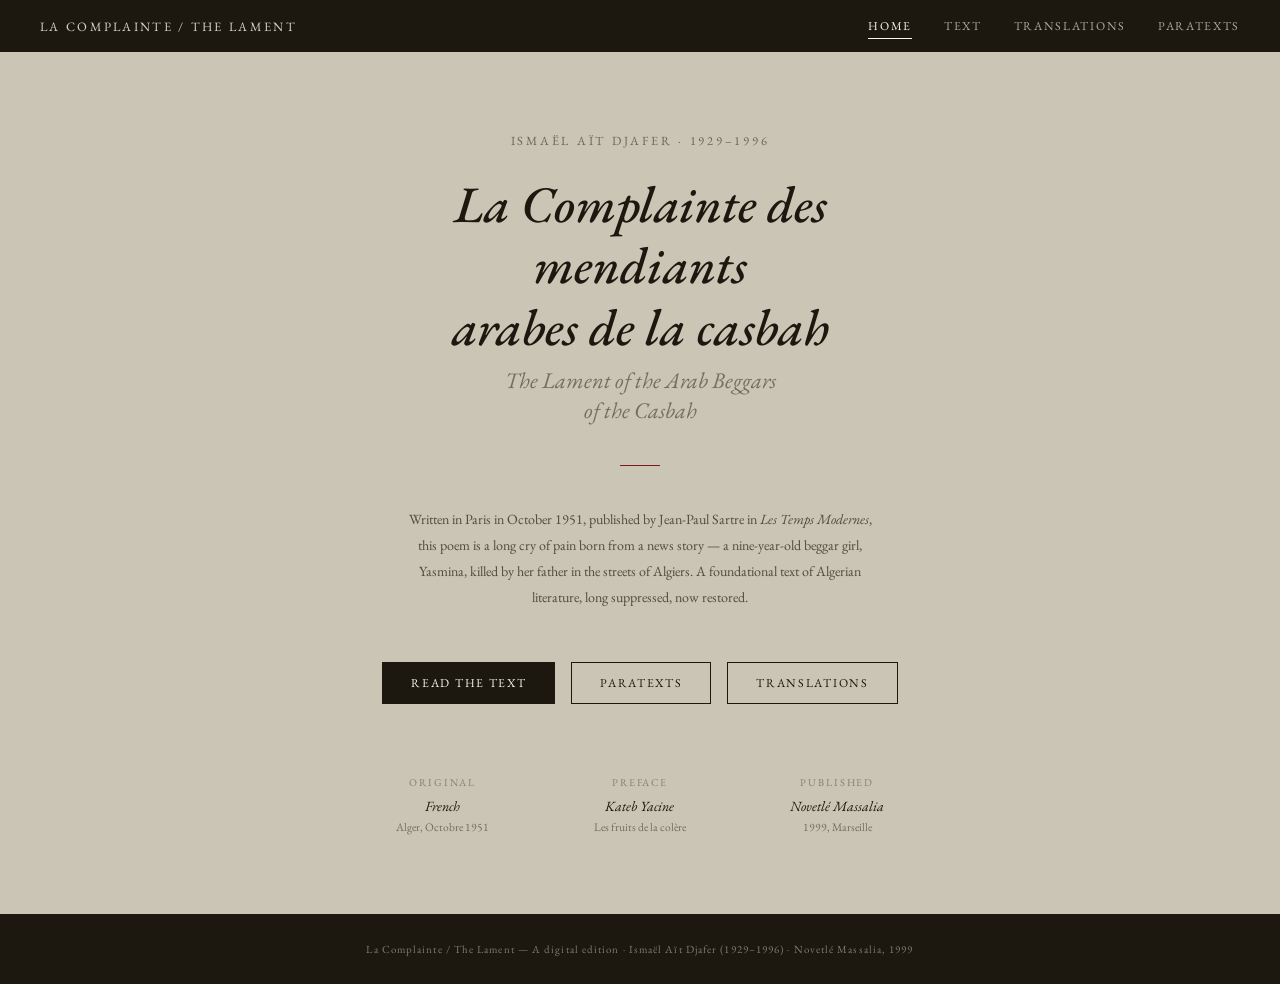
<file: index.html>
<!DOCTYPE html>
<html lang="fr-en">
<head>
<meta charset="UTF-8">
<meta name="viewport" content="width=device-width, initial-scale=1.0">
<title>La Complainte / The Lament — Ismaël Aït Djafer</title>
<link href="https://fonts.googleapis.com/css2?family=EB+Garamond:ital,wght@0,400;0,500;0,600;1,400;1,500&display=swap" rel="stylesheet">
<style>
*,*::before,*::after{box-sizing:border-box;margin:0;padding:0}
html{font-size:16px;scroll-behavior:smooth}
body{background:#CBC5B5;font-family:'EB Garamond',Georgia,serif;color:#1C1810;min-height:100vh;}

/* NAV */
nav{position:sticky;top:0;z-index:100;background:#1C1810;display:flex;align-items:center;justify-content:space-between;padding:0 40px;height:52px;}
.nav-title{font-size:0.80rem;letter-spacing:0.18em;color:#F8F5EC;text-decoration:none;text-transform:uppercase;opacity:0.85;white-space:nowrap;cursor:pointer;}
.nav-links{display:flex;gap:32px;}
.nav-links button{font-size:0.75rem;letter-spacing:0.14em;color:#F8F5EC;background:none;border:none;text-transform:uppercase;opacity:0.65;cursor:pointer;transition:opacity 0.2s;padding:4px 0;font-family:inherit;}
.nav-links button:hover,.nav-links button.active{opacity:1;}
.nav-links button.active{border-bottom:1px solid #F8F5EC;}

/* SECTIONS */
.section{display:none;}
.section.visible{display:block;}

/* PAGE WRAPPERS */
.page{max-width:780px;margin:0 auto;padding:48px 20px 80px;}
.page-wide{max-width:1200px;margin:0 auto;padding:48px 20px 80px;}

/* HERO */
.hero{max-width:600px;margin:80px auto 0;text-align:center;padding:0 20px;}
.hero-author{font-size:0.78rem;letter-spacing:0.22em;text-transform:uppercase;color:rgba(28,24,16,0.55);margin-bottom:24px;}
.hero-title{font-size:clamp(2rem,5vw,3.2rem);font-style:italic;font-weight:500;line-height:1.2;color:#1C1810;margin-bottom:8px;}
.hero-subtitle{font-size:clamp(1rem,2.5vw,1.4rem);font-style:italic;color:rgba(28,24,16,0.5);margin-bottom:40px;}
.hero-rule{width:40px;height:1px;background:#7A1A1A;margin:0 auto 40px;}
.hero-desc{font-size:0.88rem;line-height:1.85;color:rgba(28,24,16,0.7);max-width:480px;margin:0 auto 52px;}
.hero-nav{display:flex;gap:16px;justify-content:center;flex-wrap:wrap;}
.btn{display:inline-block;padding:12px 28px;font-size:0.75rem;letter-spacing:0.14em;text-transform:uppercase;text-decoration:none;border:1px solid #1C1810;color:#1C1810;background:none;cursor:pointer;transition:background 0.2s,color 0.2s;font-family:inherit;}
.btn:hover{background:#1C1810;color:#F8F5EC;}
.btn-primary{background:#1C1810;color:#F8F5EC;}
.btn-primary:hover{background:#7A1A1A;border-color:#7A1A1A;}

/* SECTION HEADER */
.section-header{border-bottom:1px solid rgba(28,24,16,0.18);padding-bottom:20px;margin-bottom:48px;}
.section-label{font-size:0.68rem;letter-spacing:0.22em;text-transform:uppercase;color:rgba(28,24,16,0.45);display:block;margin-bottom:8px;}
.section-title{font-size:1.6rem;font-style:italic;font-weight:400;}

/* CARDS */
.card-grid{display:grid;grid-template-columns:1fr 1fr;gap:24px;}
.card{background:#F8F5EC;padding:36px 32px;box-shadow:0 4px 18px rgba(0,0,0,0.14);}
.card-lang{font-size:0.65rem;letter-spacing:0.20em;text-transform:uppercase;color:rgba(28,24,16,0.4);margin-bottom:12px;display:block;}
.card-title{font-size:1.05rem;font-style:italic;font-weight:500;margin-bottom:6px;}
.card-author{font-size:0.75rem;color:rgba(28,24,16,0.55);margin-bottom:20px;}
.card-excerpt{font-size:0.80rem;line-height:1.78;color:rgba(28,24,16,0.75);font-style:italic;border-left:2px solid #7A1A1A;padding-left:14px;margin-bottom:24px;}
.card-link{font-size:0.72rem;letter-spacing:0.14em;text-transform:uppercase;text-decoration:none;color:#7A1A1A;border-bottom:1px solid currentColor;padding-bottom:1px;cursor:pointer;background:none;border-left:none;border-top:none;border-right:none;font-family:inherit;}

/* TRANSLATIONS */
.translation-item{background:#F8F5EC;padding:32px;box-shadow:0 4px 18px rgba(0,0,0,0.14);margin-bottom:20px;display:flex;justify-content:space-between;align-items:center;}
.translation-info .t-lang{font-size:1rem;font-style:italic;margin-bottom:4px;}
.translation-info .t-meta{font-size:0.75rem;color:rgba(28,24,16,0.5);}
.badge{font-size:0.65rem;letter-spacing:0.14em;text-transform:uppercase;padding:5px 12px;border:1px solid currentColor;}
.badge-done{color:#3A6B3A;}
.badge-soon{color:rgba(28,24,16,0.35);}

/* BILINGUAL TEXT */
.bilingual{display:grid;grid-template-columns:1fr 1fr;gap:0;margin-bottom:28px;}
.bilingual-col{background:#F8F5EC;padding:56px 48px;box-shadow:0 4px 18px rgba(0,0,0,0.14);}
.bilingual-col:first-child{border-right:1px solid rgba(28,24,16,0.08);}
.col-lang-label{font-size:0.65rem;letter-spacing:0.22em;text-transform:uppercase;color:rgba(28,24,16,0.4);display:block;margin-bottom:32px;border-bottom:1px solid rgba(28,24,16,0.1);padding-bottom:12px;}

/* POEM */
.poem{font-size:0.83rem;line-height:1.95;color:#1C1810}
.poem .st{margin-bottom:1.5em}
.poem .l{display:block}
.poem .i1{padding-left:2em}
.poem .i2{padding-left:4em}
.poem .i3{padding-left:6em}
.poem .i4{padding-left:8em}
.poem .ir{text-align:right}
.poem .ref{font-style:italic;opacity:0.82}
.poem .pn{font-size:0.68rem;letter-spacing:0.12em;color:rgba(28,24,16,0.35);text-align:center;display:block;margin:2em 0 2.5em;}

/* PARATEXT PROSE */
.prose-page{background:#F8F5EC;padding:56px 64px;box-shadow:0 4px 18px rgba(0,0,0,0.14);margin-bottom:28px;}
.prose-head{font-size:0.85rem;font-style:italic;text-align:center;font-weight:500;margin-bottom:24px;}
.prose{font-size:0.85rem;line-height:1.85;text-align:justify;hyphens:auto;}
.prose p{margin-bottom:0.9em;text-indent:1.6em;}
.prose .sig{text-align:right;font-style:normal;margin-top:16px;text-indent:0;font-size:0.82rem;}
.lang-pair{display:flex;gap:40px;}
.lang-pair>div{flex:1;}
.lang-label{font-size:0.65rem;letter-spacing:0.20em;text-transform:uppercase;color:rgba(28,24,16,0.4);display:block;margin-bottom:16px;border-bottom:1px solid rgba(28,24,16,0.1);padding-bottom:8px;}
.pt-label{font-size:0.68rem;letter-spacing:0.18em;text-transform:uppercase;color:rgba(28,24,16,0.4);margin-bottom:20px;}

/* FOOTER */
footer{background:#1C1810;color:rgba(248,245,236,0.45);text-align:center;padding:28px 20px;font-size:0.68rem;letter-spacing:0.10em;}

/* RESPONSIVE */
@media(max-width:900px){
  .bilingual{grid-template-columns:1fr;}
  .bilingual-col:first-child{border-right:none;border-bottom:1px solid rgba(28,24,16,0.08);}
  .card-grid{grid-template-columns:1fr;}
  .lang-pair{flex-direction:column;gap:32px;}
}
@media(max-width:600px){
  nav{padding:0 16px;}
  .nav-title{font-size:0.68rem;letter-spacing:0.10em;}
  .nav-links{gap:12px;}
  .nav-links button{font-size:0.68rem;}
  .bilingual-col{padding:40px 24px;}
  .prose-page{padding:40px 24px;}
  .hero{margin-top:48px;}
}
</style>
</head>
<body>

<nav>
  <span class="nav-title" onclick="show('home')">La Complainte / The Lament</span>
  <div class="nav-links">
    <button id="btn-home" onclick="show('home')">Home</button>
    <button id="btn-text" onclick="show('text')">Text</button>
    <button id="btn-translations" onclick="show('translations')">Translations</button>
    <button id="btn-paratexts" onclick="show('paratexts')">Paratexts</button>
  </div>
</nav>

<!-- ═══════════════════════════════════════════════════════════
     HOME
════════════════════════════════════════════════════════════ -->
<div id="section-home" class="section visible">
  <div class="hero">
    <p class="hero-author">Ismaël Aït Djafer · 1929–1996</p>
    <h1 class="hero-title">La Complainte des mendiants<br>arabes de la casbah</h1>
    <p class="hero-subtitle">The Lament of the Arab Beggars<br>of the Casbah</p>
    <div class="hero-rule"></div>
    <p class="hero-desc">
      Written in Paris in October 1951, published by Jean-Paul Sartre in <em>Les Temps Modernes</em>, this poem is a long cry of pain born from a news story — a nine-year-old beggar girl, Yasmina, killed by her father in the streets of Algiers. A foundational text of Algerian literature, long suppressed, now restored.
    </p>
    <div class="hero-nav">
      <button class="btn btn-primary" onclick="show('text')">Read the Text</button>
      <button class="btn" onclick="show('paratexts')">Paratexts</button>
      <button class="btn" onclick="show('translations')">Translations</button>
    </div>
  </div>

  <div style="max-width:600px;margin:72px auto 0;padding:0 20px 80px;display:grid;grid-template-columns:1fr 1fr 1fr;gap:32px;text-align:center;">
    <div>
      <p style="font-size:0.65rem;letter-spacing:0.18em;text-transform:uppercase;color:rgba(28,24,16,0.4);margin-bottom:8px">Original</p>
      <p style="font-size:0.88rem;font-style:italic">French</p>
      <p style="font-size:0.72rem;color:rgba(28,24,16,0.5);margin-top:4px">Alger, Octobre 1951</p>
    </div>
    <div>
      <p style="font-size:0.65rem;letter-spacing:0.18em;text-transform:uppercase;color:rgba(28,24,16,0.4);margin-bottom:8px">Preface</p>
      <p style="font-size:0.88rem;font-style:italic">Kateb Yacine</p>
      <p style="font-size:0.72rem;color:rgba(28,24,16,0.5);margin-top:4px">Les fruits de la colère</p>
    </div>
    <div>
      <p style="font-size:0.65rem;letter-spacing:0.18em;text-transform:uppercase;color:rgba(28,24,16,0.4);margin-bottom:8px">Published</p>
      <p style="font-size:0.88rem;font-style:italic">Novetlé Massalia</p>
      <p style="font-size:0.72rem;color:rgba(28,24,16,0.5);margin-top:4px">1999, Marseille</p>
    </div>
  </div>
  <footer>La Complainte / The Lament — A digital edition · Ismaël Aït Djafer (1929–1996) · Novetlé Massalia, 1999</footer>
</div>

<!-- ═══════════════════════════════════════════════════════════
     TEXT — French only
════════════════════════════════════════════════════════════ -->
<div id="section-text" class="section">
<div class="page" style="max-width:680px">
  <div class="section-header">
    <span class="section-label">Texte · Original</span>
    <h1 class="section-title">Complainte des mendiants arabes de la casbah et de la petite Yasmina tuée par son père</h1>
  </div>

  <div style="text-align:center;margin-bottom:52px;font-style:italic;font-size:0.88rem;color:rgba(28,24,16,0.6)">
    <em>Dédiée à ceux qui n'ont jamais eu faim</em>
  </div>

  <div style="background:#F8F5EC;padding:56px 64px;box-shadow:0 4px 18px rgba(0,0,0,0.14)">

    <!-- p.13 -->
    <div class="poem">
      <div class="st"><span class="l">Poème</span><span class="l i1">Préface</span><span class="l i2">Éclair</span></div>
      <div class="st"><span class="l ir">L'édition</span><span class="l ir">de ce</span></div>
      <div class="st"><span class="l">Poème</span><span class="l i1">Est le résultat d'une</span><span class="l i2">Mendicité</span><span class="l i2">Publique.</span></div>
      <div class="st"><span class="l ir">C'est le suc des</span></div>
      <div class="st"><span class="l">Herbes</span><span class="l i1">de la</span><span class="l i2">Misère</span><span class="l i3">Macérées dans une boîte de fer blanc ramassée dans la</span><span class="l ir">dans la</span></div>
      <div class="st"><span class="l">Rue…</span></div>
      <span class="pn">— 13 —</span>

      <!-- pp.14–15 -->
      <div class="st" style="display:flex;justify-content:space-between;align-items:flex-end;margin-top:60px"><span>BUVEZ-LE…</span><span>…CE SUC.</span></div>
      <span class="pn">— 14 —</span>
      <div class="st"><span class="l">Foule</span></div>
      <div class="st"><span class="l">Particuliers</span></div>
      <div class="st"><span class="l">Auditoire</span></div>
      <div class="st"><span class="l">Spectateurs</span></div>
      <div class="st"><span class="l">Badauds</span></div>
      <div class="st"><span class="l">Lecteurs</span></div>
      <div class="st"><span class="l">Je lève</span><span class="l">Mon verre plein de sang</span><span class="l">à</span><span class="l">La santé</span><span class="l">de ceux qui sont en bonne santé</span></div>
      <div class="st"><span class="l">Je le lève</span><span class="l">Et je le casse</span><span class="l">Rageusement sur le comptoir</span><span class="l">De ma colère</span><span class="l">Et</span><span class="l">J'en triture les tessons</span><span class="l">Rageusement…</span><span class="l">Entre mes doigts pleins de</span><span class="l">Sang…</span></div>
      <span class="pn">— 15 —</span>

      <!-- pp.16–17 -->
      <div class="st"><span class="l">La complainte.</span><span class="l">Voilà</span><span class="l">Il faut que je sois calme</span><span class="l">Et il faut aussi</span><span class="l">Que j'aie toute ma tête à moi</span><span class="l">Tout seul</span><span class="l">Et pour toute la</span><span class="l">Nuit…</span><span class="l i3">Viens, Charlemagne</span><span class="l i3">Je vais te dire un poème</span></div>
      <div class="st"><span class="l">Comme j'en disais hier encore</span><span class="l">Au Quartier…</span></div>
      <div class="st"><span class="l i4">Je disais…</span><span class="l i2">Mais il faut que je réfléchisse</span><span class="l">Que je sois froid</span><span class="l">Comme un cadavre</span><span class="l">Celui de la petite Yasmina.</span></div>
      <div class="st"><span class="l i4">Je disais.</span></div>
      <div class="st"><span class="l">J'ai faim et je m'en fiche</span><span class="l">J'ai sommeil et je m'en fiche</span><span class="l">J'ai froid et je m'en fiche</span><span class="l">Il y a des joies terribles</span><span class="l">À gratter du papier</span><span class="l">À deux heures du métro.</span><span class="l i2">Bar du matin</span></div>
      <span class="pn">— 16 —</span>
      <div class="st"><span class="l">Rue Dufour Paris</span><span class="l i2">6ème</span><span class="l i2">À 800 kilomètres, il y avait la mer à boire</span><span class="l i2">À boire et à manger le soir et le matin</span><span class="l i2">Un coq à l'âne rôti</span><span class="l i2">Avec mon copain Neptune</span><span class="l i2">Avec mon copain Gitan</span><span class="l i2">Avec mon copain Slim l'Américain</span><span class="l i2">Qui avait trois doigts coupés</span><span class="l i2">Avec mon copain Benny et ses yeux de Bozambo</span><span class="l i2">Avec ma copine Nelly qui mangeait tout le temps du</span><span class="l i2">sucre galvanisé pour les vitamines</span><span class="l i2">K.</span></div>
      <div class="st"><span class="l i3">Mais tu sais,</span><span class="l i3">Charlemagne,</span><span class="l i3">Il y a des gens qui disent j'ai faim</span><span class="l">Et puis c'est tout.</span><span class="l i3">Il y a des gens qui disent j'ai froid</span><span class="l">Et puis c'est tout.</span><span class="l i3">Il y a des gens qui disent j'ai sommeil</span><span class="l">Et puis s'étendent sur le marbre</span><span class="l i2">Des dalles</span><span class="l i3">Des trottoirs</span><span class="l i3">Des rues</span><span class="l i4">Désertes…</span></div>
      <div class="st"><span class="l">Mais le ventre plein, les enfants de Charlemagne</span></div>
      <span class="pn">— 17 —</span>

      <!-- pp.18–19 -->
      <div class="st"><span class="l">Chantent une chanson.</span><span class="l">Une chanson qu'on apprend à l'école.</span><span class="l i3 ref">Au clair de la lune</span><span class="l i3 ref">Mon ami Pierrot.</span><span class="l i3 ref">Prête-moi ta plume</span><span class="l i3 ref">Pour écrire un mot.</span></div>
      <div class="st"><span class="l i1">Les mains des pauvres</span><span class="l i1">À la Casbah</span><span class="l i1">Sont longues et maigres et tendues comme des racines</span><span class="l i1">De pommes de terre.</span><span class="l i1">La voix des pauvres</span><span class="l i1">Est grêle</span><span class="l i1">Et ils ont des yeux ronds</span><span class="l i1">Et ils ont une sale gueule.</span><span class="l i1">La gueule de Pépé le Moko quand il se la casse rue du</span><span class="l i1">Regard un jour de</span><span class="l i1">Pluie</span><span class="l i1">Au Musée Grévin.</span></div>
      <div class="st"><span class="l i1">Une minute de silence…</span></div>
      <div class="st"><span class="l">Deux heures de minutes de silence</span><span class="l">À la mémoire des morts de faim</span><span class="l">À la mémoire des morts de froid</span><span class="l">À la mémoire des morts de sommeil</span><span class="l">À la mémoire des morts fauchés</span></div>
      <span class="pn">— 18 —</span>
      <div class="st"><span class="l">Et une minute papillon je t'en prie après vous, je vous</span><span class="l ir">en prie</span></div>
      <div class="st"><span class="l">À la mémoire aussi</span><span class="l">Des morts vivants, ni trop morts ni trop vivants</span><span class="l">Qui sont encore</span><span class="l">Vivants</span><span class="l">Faute de mieux.</span></div>
      <div class="st"><span class="l">Un Jour</span><span class="l">Dans les rues de ma Casbah</span><span class="l">Je me suis mis à compter les pauvres</span><span class="l">Les gueux dénombraient leur vermine</span><span class="l">Puces, poux, punaises emballage compris</span><span class="l">Il n'y a qu'un soleil pour tous</span><span class="l">Pour les Américains et pour les Cannibales.</span><span class="l">Mais les pauvres ne savaient pas</span><span class="l">Compter</span><span class="l">Et moi</span><span class="l">J'avais la flemme de le faire</span></div>
      <div class="st"><span class="l">Car</span><span class="l">Au fond, Charlemagne, je m'en fiche</span><span class="l">Moi</span></div>
      <div class="st"><span class="l">De tous les crétins, les miteux, les pouilleux, les</span></div>
      <div class="st"><span class="l">Dégueulasses, les infirmes, les crevettes, les malheureux</span></div>
      <span class="pn">— 19 —</span>

      <!-- pp.20–21 -->
      <div class="st"><span class="l i1">Les ivrognes, les camemberts, les truands, les tordus,</span></div>
      <div class="st"><span class="l i1">Les sourds-muets</span></div>
      <div class="st"><span class="l i1">Et tous les autres, les gros et les maigres</span></div>
      <div class="st"><span class="l i1">Du moment</span></div>
      <div class="st"><span class="l i1">Que je ne peux plus acheter à la Petite Source</span></div>
      <div class="st"><span class="l i1">En chipant la salière et le pot de moutarde</span></div>
      <div class="st"><span class="l i1">Mon cornet de frites</span></div>
      <div class="st"><span class="l i1">Pour le manger</span></div>
      <div class="st"><span class="l i1">Rue de l'Ancienne Comédie et puis Rue de Buci…</span></div>
      <div class="st"><span class="l i1">L'absurde complainte de mes frères</span></div>
      <div class="st"><span class="l i1">L'absurde appel aux cœurs généreux</span></div>
      <div class="st"><span class="l i1">Seigneur, regardez-les</span></div>
      <div class="st"><span class="l i1">Donnez-leur leur caviar quotidien.</span></div>
      <div class="st"><span class="l i1">N'oubliez pas aussi</span></div>
      <span class="pn">— 20 —</span>
      <div class="st"><span class="l">Leurs enfants</span></div>
      <div class="st"><span class="l">Ils ont besoin d'aller au cinéma.</span></div>
      <div class="st"><span class="l">Mais le ventre plein les enfants de Charlemagne</span><span class="l i2">Chantent une chanson</span><span class="l i2">Une chanson qu'on apprend à l'école :</span><span class="l i3 ref">Il était un</span><span class="l i3 ref">Petit navire (bis)</span><span class="l i3 ref">Qui naviguait je ne sais plus comment</span><span class="l i3 ref">Ohé…</span><span class="l i3 ref">Ohé…</span></div>
      <div class="st"><span class="l">Mais ils l'ont dit.</span><span class="l">Il faut des hommes forts pour une nation forte…</span><span class="l">Il ne faut pas courir après deux souris blanches…</span><span class="l">Il faut être un roseau pensant…</span><span class="l">Essuyez vos pieds avant d'entrer…</span><span class="l">Le chose est au fond du couloir</span><span class="l">À moi comte, de deux mots il faut choisir le moindre</span><span class="l">La naissance précède l'existence.</span></div>
      <div class="st"><span class="l">Ave Maria… morituri te saluant…</span><span class="l">Vogue la galère</span></div>
      <div class="st"><span class="l">Évidemment… Évidemment.</span><span class="l i3">ÉVIDEMMENT…</span></div>
      <span class="pn">— 21 —</span>

      <!-- Colophon -->
      <div class="st" style="margin-top:3em;text-align:center;font-style:italic">Alger, Octobre 1951.</div>
    </div>

  </div><!-- /white box -->
  <p style="text-align:center;font-size:0.72rem;color:rgba(28,24,16,0.4);letter-spacing:0.12em;margin-top:40px;">— Texte original · Pages 13–52 —</p>
</div>
<footer>La Complainte / The Lament — A digital edition · Ismaël Aït Djafer (1929–1996) · Novetlé Massalia, 1999</footer>
</div>

<!-- ═══════════════════════════════════════════════════════════
     TRANSLATIONS
════════════════════════════════════════════════════════════ -->
<div id="section-translations" class="section">
<div class="page-wide">
  <div class="section-header">
    <span class="section-label">Translations</span>
    <h1 class="section-title">Versions of the Lament</h1>
  </div>

  <!-- French / English — bilingual available -->
  <div class="translation-item" style="margin-bottom:40px">
    <div class="translation-info">
      <p class="t-lang">Français / English</p>
      <p class="t-meta">Full bilingual edition · Available</p>
    </div>
    <div style="display:flex;gap:12px;align-items:center">
      <span class="badge badge-done">Available</span>
      <button class="btn btn-primary" onclick="showBilingual()" style="padding:8px 20px;font-size:0.70rem">Read →</button>
    </div>
  </div>

  <!-- Bilingual text inline -->
  <div id="bilingual-text" style="display:none;margin-bottom:48px">
    <div style="text-align:center;margin-bottom:40px;font-style:italic;font-size:0.88rem;color:rgba(28,24,16,0.6)">
      <em>Dédiée à ceux qui n'ont jamais eu faim</em><br>
      <em style="font-size:0.82rem;opacity:0.8">Dedicated to those who have never known hunger</em>
    </div>

    <!-- pp.13 -->
    <div class="bilingual">
      <div class="bilingual-col"><span class="col-lang-label">Français</span><div class="poem">
        <div class="st"><span class="l">Poème</span><span class="l i1">Préface</span><span class="l i2">Éclair</span></div>
        <div class="st"><span class="l ir">L'édition</span><span class="l ir">de ce</span></div>
        <div class="st"><span class="l">Poème</span><span class="l i1">Est le résultat d'une</span><span class="l i2">Mendicité</span><span class="l i2">Publique.</span></div>
        <div class="st"><span class="l ir">C'est le suc des</span></div>
        <div class="st"><span class="l">Herbes</span><span class="l i1">de la</span><span class="l i2">Misère</span><span class="l i3">Macérées dans une boîte de fer blanc ramassée dans la</span><span class="l ir">dans la</span></div>
        <div class="st"><span class="l">Rue…</span></div>
        <span class="pn">— 13 —</span>
      </div></div>
      <div class="bilingual-col"><span class="col-lang-label">English</span><div class="poem">
        <div class="st"><span class="l">Poem</span><span class="l i1">Preface</span><span class="l i2">Flash</span></div>
        <div class="st"><span class="l ir">The publication</span><span class="l ir">of this</span></div>
        <div class="st"><span class="l">Poem</span><span class="l i1">Is the result of a</span><span class="l i2">Public</span><span class="l i2">Begging.</span></div>
        <div class="st"><span class="l ir">It is the juice of</span></div>
        <div class="st"><span class="l">Herbs</span><span class="l i1">of</span><span class="l i2">Misery</span><span class="l i3">Steeped in a tin box picked up in the</span><span class="l ir">Street…</span></div>
        <span class="pn">— 13 —</span>
      </div></div>
    </div>

    <!-- pp.14–15 -->
    <div class="bilingual">
      <div class="bilingual-col"><span class="col-lang-label">Français</span><div class="poem">
        <div class="st" style="display:flex;justify-content:space-between;align-items:flex-end;margin-top:60px"><span>BUVEZ-LE…</span><span>…CE SUC.</span></div>
        <span class="pn">— 14 —</span>
        <div class="st"><span class="l">Foule</span></div><div class="st"><span class="l">Particuliers</span></div><div class="st"><span class="l">Auditoire</span></div><div class="st"><span class="l">Spectateurs</span></div><div class="st"><span class="l">Badauds</span></div><div class="st"><span class="l">Lecteurs</span></div>
        <div class="st"><span class="l">Je lève</span><span class="l">Mon verre plein de sang</span><span class="l">à</span><span class="l">La santé</span><span class="l">de ceux qui sont en bonne santé</span></div>
        <div class="st"><span class="l">Je le lève</span><span class="l">Et je le casse</span><span class="l">Rageusement sur le comptoir</span><span class="l">De ma colère</span><span class="l">Et</span><span class="l">J'en triture les tessons</span><span class="l">Rageusement…</span><span class="l">Entre mes doigts pleins de</span><span class="l">Sang…</span></div>
        <span class="pn">— 15 —</span>
      </div></div>
      <div class="bilingual-col"><span class="col-lang-label">English</span><div class="poem">
        <div class="st" style="display:flex;justify-content:space-between;align-items:flex-end;margin-top:60px"><span>DRINK IT…</span><span>…THIS JUICE.</span></div>
        <span class="pn">— 14 —</span>
        <div class="st"><span class="l">Crowd</span></div><div class="st"><span class="l">Individuals</span></div><div class="st"><span class="l">Audience</span></div><div class="st"><span class="l">Spectators</span></div><div class="st"><span class="l">Onlookers</span></div><div class="st"><span class="l">Readers</span></div>
        <div class="st"><span class="l">I raise</span><span class="l">My glass full of blood</span><span class="l">to</span><span class="l">The health</span><span class="l">of those who are in good health</span></div>
        <div class="st"><span class="l">I raise it</span><span class="l">And I smash it</span><span class="l">Furiously on the counter</span><span class="l">Of my anger</span><span class="l">And</span><span class="l">I grind the shards</span><span class="l">Furiously…</span><span class="l">Between my fingers full of</span><span class="l">Blood…</span></div>
        <span class="pn">— 15 —</span>
      </div></div>
    </div>

    <!-- pp.16–17 -->
    <div class="bilingual">
      <div class="bilingual-col"><span class="col-lang-label">Français</span><div class="poem">
        <div class="st"><span class="l">La complainte.</span><span class="l">Voilà</span><span class="l">Il faut que je sois calme</span><span class="l">Et il faut aussi</span><span class="l">Que j'aie toute ma tête à moi</span><span class="l">Tout seul</span><span class="l">Et pour toute la</span><span class="l">Nuit…</span><span class="l i3">Viens, Charlemagne</span><span class="l i3">Je vais te dire un poème</span></div>
        <div class="st"><span class="l">Comme j'en disais hier encore</span><span class="l">Au Quartier…</span></div>
        <div class="st"><span class="l i4">Je disais…</span><span class="l i2">Mais il faut que je réfléchisse</span><span class="l">Que je sois froid</span><span class="l">Comme un cadavre</span><span class="l">Celui de la petite Yasmina.</span></div>
        <div class="st"><span class="l i4">Je disais.</span></div>
        <div class="st"><span class="l">J'ai faim et je m'en fiche</span><span class="l">J'ai sommeil et je m'en fiche</span><span class="l">J'ai froid et je m'en fiche</span><span class="l">Il y a des joies terribles</span><span class="l">À gratter du papier</span><span class="l">À deux heures du métro.</span><span class="l i2">Bar du matin</span></div>
        <span class="pn">— 16 —</span>
        <div class="st"><span class="l">Rue Dufour Paris</span><span class="l i2">6ème</span><span class="l i2">À 800 kilomètres, il y avait la mer à boire</span><span class="l i2">À boire et à manger le soir et le matin</span><span class="l i2">Un coq à l'âne rôti</span><span class="l i2">Avec mon copain Neptune</span><span class="l i2">Avec mon copain Gitan</span><span class="l i2">Avec mon copain Slim l'Américain</span><span class="l i2">Qui avait trois doigts coupés</span><span class="l i2">Avec mon copain Benny et ses yeux de Bozambo</span><span class="l i2">Avec ma copine Nelly qui mangeait tout le temps du</span><span class="l i2">sucre galvanisé pour les vitamines</span><span class="l i2">K.</span></div>
        <div class="st"><span class="l i3">Mais tu sais,</span><span class="l i3">Charlemagne,</span><span class="l i3">Il y a des gens qui disent j'ai faim</span><span class="l">Et puis c'est tout.</span><span class="l i3">Il y a des gens qui disent j'ai froid</span><span class="l">Et puis c'est tout.</span><span class="l i3">Il y a des gens qui disent j'ai sommeil</span><span class="l">Et puis s'étendent sur le marbre</span><span class="l i2">Des dalles</span><span class="l i3">Des trottoirs</span><span class="l i3">Des rues</span><span class="l i4">Désertes…</span></div>
        <div class="st"><span class="l">Mais le ventre plein, les enfants de Charlemagne</span></div>
        <span class="pn">— 17 —</span>
      </div></div>
      <div class="bilingual-col"><span class="col-lang-label">English</span><div class="poem">
        <div class="st"><span class="l">The lament.</span><span class="l">There.</span><span class="l">I must stay calm</span><span class="l">And I also must</span><span class="l">Keep my head clear</span><span class="l">Alone</span><span class="l">For the whole</span><span class="l">Night…</span><span class="l i3">Come, Charlemagne</span><span class="l i3">I'm going to tell you a poem</span></div>
        <div class="st"><span class="l">As I was saying just yesterday</span><span class="l">In the Quarter…</span></div>
        <div class="st"><span class="l i4">I was saying…</span><span class="l i2">But I must think</span><span class="l">I must be cold</span><span class="l">Like a corpse</span><span class="l">Like little Yasmina's.</span></div>
        <div class="st"><span class="l i4">I was saying.</span></div>
        <div class="st"><span class="l">I'm hungry and I don't care</span><span class="l">I'm sleepy and I don't care</span><span class="l">I'm cold and I don't care</span><span class="l">There are terrible joys</span><span class="l">In scratching paper</span><span class="l">At two in the morning metro.</span><span class="l i2">Morning bar</span></div>
        <span class="pn">— 16 —</span>
        <div class="st"><span class="l">Rue Dufour Paris</span><span class="l i2">6th arrondissement</span><span class="l i2">800 kilometres away, there was the sea to drink</span><span class="l i2">To drink and to eat in the evenings and the mornings</span><span class="l i2">A cock-and-bull story roasted</span><span class="l i2">With my pal Neptune</span><span class="l i2">With my pal Gitan</span><span class="l i2">With my pal Slim the American</span><span class="l i2">Who had three fingers cut off</span><span class="l i2">With my pal Benny and his Bozambo eyes</span><span class="l i2">With my girlfriend Nelly who ate galvanised sugar</span><span class="l i2">all the time for vitamins</span><span class="l i2">K.</span></div>
        <div class="st"><span class="l i3">But you know,</span><span class="l i3">Charlemagne,</span><span class="l i3">There are people who say I'm hungry</span><span class="l">And that's all.</span><span class="l i3">There are people who say I'm cold</span><span class="l">And that's all.</span><span class="l i3">There are people who say I'm sleepy</span><span class="l">And then stretch out on the marble</span><span class="l i2">Of the flagstones</span><span class="l i3">Of the pavements</span><span class="l i3">Of the streets</span><span class="l i4">Deserted…</span></div>
        <div class="st"><span class="l">But with full bellies, the children of Charlemagne</span></div>
        <span class="pn">— 17 —</span>
      </div></div>
    </div>

    <!-- pp.18–19 -->
    <div class="bilingual">
      <div class="bilingual-col"><span class="col-lang-label">Français</span><div class="poem">
        <div class="st"><span class="l">Chantent une chanson.</span><span class="l">Une chanson qu'on apprend à l'école.</span><span class="l i3 ref">Au clair de la lune</span><span class="l i3 ref">Mon ami Pierrot.</span><span class="l i3 ref">Prête-moi ta plume</span><span class="l i3 ref">Pour écrire un mot.</span></div>
        <div class="st"><span class="l i1">Les mains des pauvres</span><span class="l i1">À la Casbah</span><span class="l i1">Sont longues et maigres et tendues comme des racines</span><span class="l i1">De pommes de terre.</span><span class="l i1">La voix des pauvres</span><span class="l i1">Est grêle</span><span class="l i1">Et ils ont des yeux ronds</span><span class="l i1">Et ils ont une sale gueule.</span><span class="l i1">La gueule de Pépé le Moko quand il se la casse rue du Regard un jour de Pluie</span><span class="l i1">Au Musée Grévin.</span></div>
        <div class="st"><span class="l i1">Une minute de silence…</span></div>
        <div class="st"><span class="l">Deux heures de minutes de silence</span><span class="l">À la mémoire des morts de faim</span><span class="l">À la mémoire des morts de froid</span><span class="l">À la mémoire des morts de sommeil</span><span class="l">À la mémoire des morts fauchés</span></div>
        <span class="pn">— 18 —</span>
        <div class="st"><span class="l">Et une minute papillon je t'en prie après vous, je vous</span><span class="l ir">en prie</span></div>
        <div class="st"><span class="l">À la mémoire aussi</span><span class="l">Des morts vivants, ni trop morts ni trop vivants</span><span class="l">Qui sont encore</span><span class="l">Vivants</span><span class="l">Faute de mieux.</span></div>
        <div class="st"><span class="l">Un Jour</span><span class="l">Dans les rues de ma Casbah</span><span class="l">Je me suis mis à compter les pauvres</span><span class="l">Les gueux dénombraient leur vermine</span><span class="l">Puces, poux, punaises emballage compris</span><span class="l">Il n'y a qu'un soleil pour tous</span><span class="l">Pour les Américains et pour les Cannibales.</span><span class="l">Mais les pauvres ne savaient pas</span><span class="l">Compter</span><span class="l">Et moi</span><span class="l">J'avais la flemme de le faire</span></div>
        <div class="st"><span class="l">Car</span><span class="l">Au fond, Charlemagne, je m'en fiche</span><span class="l">Moi</span></div>
        <div class="st"><span class="l">De tous les crétins, les miteux, les pouilleux, les</span></div>
        <div class="st"><span class="l">Dégueulasses, les infirmes, les crevettes, les malheureux</span></div>
        <span class="pn">— 19 —</span>
        <div class="st"><span class="l i1">Les ivrognes, les camemberts, les truands, les tordus,</span></div>
        <div class="st"><span class="l i1">Les sourds-muets</span></div>
        <div class="st"><span class="l i1">Et tous les autres, les gros et les maigres Du moment</span></div>
        <div class="st"><span class="l i1">Que je ne peux plus acheter à la Petite Source</span></div>
        <div class="st"><span class="l i1">En chipant la salière et le pot de moutarde</span></div>
        <div class="st"><span class="l i1">Mon cornet de frites Pour le manger</span></div>
        <div class="st"><span class="l i1">Rue de l'Ancienne Comédie et puis Rue de Buci…</span></div>
        <div class="st"><span class="l i1">L'absurde complainte de mes frères</span><span class="l i1">L'absurde appel aux cœurs généreux</span><span class="l i1">Seigneur, regardez-les</span><span class="l i1">Donnez-leur leur caviar quotidien.</span><span class="l i1">N'oubliez pas aussi</span></div>
        <span class="pn">— 20 —</span>
        <div class="st"><span class="l">Leurs enfants</span></div>
        <div class="st"><span class="l">Ils ont besoin d'aller au cinéma.</span></div>
        <div class="st"><span class="l">Mais le ventre plein les enfants de Charlemagne</span><span class="l i2">Chantent une chanson</span><span class="l i2">Une chanson qu'on apprend à l'école :</span><span class="l i3 ref">Il était un Petit navire (bis)</span><span class="l i3 ref">Qui naviguait je ne sais plus comment</span><span class="l i3 ref">Ohé… Ohé…</span></div>
        <div class="st"><span class="l">Mais ils l'ont dit.</span><span class="l">Il faut des hommes forts pour une nation forte…</span><span class="l">Il ne faut pas courir après deux souris blanches…</span><span class="l">Il faut être un roseau pensant…</span><span class="l">Essuyez vos pieds avant d'entrer…</span><span class="l">À moi comte, de deux mots il faut choisir le moindre</span><span class="l">La naissance précède l'existence.</span></div>
        <div class="st"><span class="l">Ave Maria… morituri te saluant… Vogue la galère</span></div>
        <div class="st"><span class="l">Évidemment… Évidemment.</span><span class="l i3">ÉVIDEMMENT…</span></div>
        <span class="pn">— 21 —</span>
        <div class="st" style="margin-top:3em;text-align:center;font-style:italic">Alger, Octobre 1951.</div>
      </div></div>
      <div class="bilingual-col"><span class="col-lang-label">English</span><div class="poem">
        <div class="st"><span class="l">Sing a song.</span><span class="l">A song they learn at school.</span><span class="l i3 ref">By the light of the moon</span><span class="l i3 ref">My friend Pierrot.</span><span class="l i3 ref">Lend me your quill</span><span class="l i3 ref">To write a word.</span></div>
        <div class="st"><span class="l i1">The hands of the poor</span><span class="l i1">In the Casbah</span><span class="l i1">Are long and thin and stretched out like potato roots.</span><span class="l i1">The voice of the poor</span><span class="l i1">Is thin</span><span class="l i1">And they have round eyes</span><span class="l i1">And they have ugly mugs.</span><span class="l i1">The mug of Pépé le Moko when he struts down a rainy street</span><span class="l i1">At the Musée Grévin.</span></div>
        <div class="st"><span class="l i1">A minute of silence…</span></div>
        <div class="st"><span class="l">Two hours of minutes of silence</span><span class="l">In memory of those who died of hunger</span><span class="l">In memory of those who died of cold</span><span class="l">In memory of those who died of sleep</span><span class="l">In memory of those who were cut down</span></div>
        <span class="pn">— 18 —</span>
        <div class="st"><span class="l">And a butterfly minute I beg you after you, I beg</span><span class="l ir">you</span></div>
        <div class="st"><span class="l">In memory too</span><span class="l">Of the living dead, neither too dead nor too living</span><span class="l">Who are still Living</span><span class="l">For lack of better.</span></div>
        <div class="st"><span class="l">One Day</span><span class="l">In the streets of my Casbah</span><span class="l">I began counting the poor</span><span class="l">The wretches counted their vermin</span><span class="l">Fleas, lice, bedbugs, packaging included</span><span class="l">There is only one sun for all</span><span class="l">For the Americans and for the Cannibals.</span><span class="l">But the poor did not know how to Count</span><span class="l">And I Couldn't be bothered</span></div>
        <div class="st"><span class="l">Because</span><span class="l">Deep down, Charlemagne, I don't care</span><span class="l">Me</span></div>
        <div class="st"><span class="l">About all the idiots, the wretched, the louse-ridden, the</span></div>
        <div class="st"><span class="l">Disgusting, the crippled, the runts, the unfortunate</span></div>
        <span class="pn">— 19 —</span>
        <div class="st"><span class="l i1">The drunkards, the frauds, the crooks, the twisted,</span></div>
        <div class="st"><span class="l i1">The deaf-mutes</span></div>
        <div class="st"><span class="l i1">And all the rest, the fat and the thin As long as</span></div>
        <div class="st"><span class="l i1">I can no longer buy at the Petite Source</span></div>
        <div class="st"><span class="l i1">By pinching the saltshaker and the mustard pot</span></div>
        <div class="st"><span class="l i1">My paper cone of chips To eat</span></div>
        <div class="st"><span class="l i1">On rue de l'Ancienne Comédie and then rue de Buci…</span></div>
        <div class="st"><span class="l i1">The absurd lament of my brothers</span><span class="l i1">The absurd appeal to generous hearts</span><span class="l i1">Lord, look at them</span><span class="l i1">Give them their daily caviar.</span><span class="l i1">Don't forget either</span></div>
        <span class="pn">— 20 —</span>
        <div class="st"><span class="l">Their children</span></div>
        <div class="st"><span class="l">They need to go to the cinema.</span></div>
        <div class="st"><span class="l">But with full bellies the children of Charlemagne</span><span class="l i2">Sing a song</span><span class="l i2">A song they learn at school:</span><span class="l i3 ref">There once was A little ship (repeat)</span><span class="l i3 ref">That sailed, I no longer know how</span><span class="l i3 ref">Ahoy… Ahoy…</span></div>
        <div class="st"><span class="l">But they have said it.</span><span class="l">Strong men are needed for a strong nation…</span><span class="l">You mustn't chase two white mice at once…</span><span class="l">You must be a thinking reed…</span><span class="l">Wipe your feet before entering…</span><span class="l">Of two words, one must choose the lesser</span><span class="l">Existence precedes birth.</span></div>
        <div class="st"><span class="l">Ave Maria… morituri te salutant… Let the ship sail on</span></div>
        <div class="st"><span class="l">Obviously… Obviously.</span><span class="l i3">OBVIOUSLY…</span></div>
        <span class="pn">— 21 —</span>
        <div class="st" style="margin-top:3em;text-align:center;font-style:italic">Algiers, October 1951.</div>
      </div></div>
    </div>

    <p style="text-align:center;font-size:0.72rem;color:rgba(28,24,16,0.4);letter-spacing:0.12em;margin-top:20px;margin-bottom:40px;">— Full bilingual text · Pages 13–52 —</p>
  </div><!-- /bilingual-text -->

  <div style="border-top:1px solid rgba(28,24,16,0.12);padding-top:32px;margin-top:8px">
    <p style="font-size:0.68rem;letter-spacing:0.18em;text-transform:uppercase;color:rgba(28,24,16,0.4);margin-bottom:20px">Coming soon</p>
    <div class="translation-item"><div class="translation-info"><p class="t-lang">Arabic · العربية</p><p class="t-meta">In preparation</p></div><span class="badge badge-soon">Coming soon</span></div>
    <div class="translation-item"><div class="translation-info"><p class="t-lang">Tamazight · ⵜⴰⵎⴰⵣⵉⵖⵜ</p><p class="t-meta">In preparation</p></div><span class="badge badge-soon">Coming soon</span></div>
    <div class="translation-item"><div class="translation-info"><p class="t-lang">Spanish · Español</p><p class="t-meta">In preparation</p></div><span class="badge badge-soon">Coming soon</span></div>
    <div class="translation-item"><div class="translation-info"><p class="t-lang">German · Deutsch</p><p class="t-meta">In preparation</p></div><span class="badge badge-soon">Coming soon</span></div>
  </div>

  <p style="margin-top:48px;font-size:0.78rem;line-height:1.8;color:rgba(28,24,16,0.55);font-style:italic;border-left:2px solid #7A1A1A;padding-left:16px;">
    This digital edition is an ongoing project. To contribute a translation or propose a collaboration, please contact the editors.
  </p>
</div>
<footer>La Complainte / The Lament — A digital edition · Ismaël Aït Djafer (1929–1996) · Novetlé Massalia, 1999</footer>
</div>

<!-- ═══════════════════════════════════════════════════════════
     PARATEXTS
════════════════════════════════════════════════════════════ -->
<div id="section-paratexts" class="section">
<div class="page" style="max-width:1100px">
  <div class="section-header">
    <span class="section-label">Paratexts</span>
    <h1 class="section-title">Prefaces &amp; Introductions</h1>
  </div>

  <div class="card-grid" style="margin-bottom:56px">
    <div class="card">
      <span class="card-lang">Preface</span>
      <p class="card-title">Les fruits de la colère<br><span style="font-style:normal;font-size:0.88rem;color:rgba(28,24,16,0.6)">The Fruits of Anger</span></p>
      <p class="card-author">Kateb Yacine</p>
      <p class="card-excerpt">"À l'origine, un fait divers : le drame quotidien et devenu banal d'une fillette assassinée par son père. Il fallait être Aït Djafer pour en faire un poème."</p>
      <a class="card-link" href="#kateb">Read below ↓</a>
    </div>
    <div class="card">
      <span class="card-lang">Introduction</span>
      <p class="card-title">La Complainte lancinante<br><span style="font-style:normal;font-size:0.88rem;color:rgba(28,24,16,0.6)">The Haunting Lament</span></p>
      <p class="card-author">Nadia Idjouadienne</p>
      <p class="card-excerpt">"Un poème qui vous donne des frissons, qui vous torture immédiatement, qui vous envahit d'une effroyable et insupportable angoisse."</p>
      <a class="card-link" href="#nadia">Read below ↓</a>
    </div>
  </div>

  <!-- KATEB YACINE -->
  <div id="kateb" class="prose-page">
    <p class="pt-label">Preface · Kateb Yacine</p>
    <div class="lang-pair">
      <div>
        <span class="lang-label">Français</span>
        <p class="prose-head">Les fruits de la colère</p>
        <div class="prose">
          <p>À l'origine, un fait divers : le drame quotidien et devenu banal d'une fillette assassinée par son père. Il fallait être Aït Djafer pour en faire un poème. Et quel poème ! Un long cri de douleur, d'une telle violence qu'on y retrouve après coup l'imminence de l'orage, l'annonce de novembre.</p>
          <p>Cette complainte, à elle seule, suffit à faire d'Aït Djafer un poète. Qui le sait ? Quelques lecteurs se souviennent que ce texte a paru à Paris, dans la revue de Jean-Paul Sartre : « Les Temps Modernes » puis chez P. J. Oswald, ou bien ceux, plus rares, qui ont eu entre les mains la première édition, aujourd'hui épuisée. Elle fut publiée à compte d'auteur et par souscription publique, quelques années avant la guerre. Aït Djafer et moi, nous sommes nés la même année, en 1929, année de crise mondiale, et nous nous sommes rencontrés à vingt ans, au temps des grandes espérances. Nous avons eu les mêmes amis, dont M'hamed Issinkhem. Aït Djafer dessinait, et j'aimais les caricatures qu'il me montrait de temps à autre, au petit bureau de tabac où il aidait son père, rue Patrice Lumumba, tout près du marché de la Lyre, à la Casbah, que le peuple appelle « el-jbel » la montagne.</p>
          <p>Comme Mohamed Zinet, qui allait jouer le rôle de Lakhdar dans « Le cadavre encerclé », comme Hadj Omar qui composait une chanson sur les petits cireurs, Aït Djafer est un enfant de la Casbah d'Alger, qui était et qui est une « capitale de la douleur ».</p>
          <p>Ce poème est aussi une page de notre histoire. Il nous replonge dans l'atmosphère où mûrissaient depuis longtemps, comme les fruits de la colère, les premiers coups de feu. Ce feu, c'est le secret de tous les sacrifices. Aït Djafer s'est sacrifié. Il a tué en lui le poète, et il vit en exil, pour comble de dérision, d'un job bureaucratique…</p>
          <p>Les martyrs ne sont pas seulement ceux qui sont morts pendant la guerre, sous les coups des ennemis. Il y a aussi les martyrs de l'art, les artistes créateurs toujours martyrisés d'un pays qui se cherche depuis des millénaires, perdu dans son histoire. Nous sommes plongés dans un grand silence, un silence orageux où vient se projeter, comme un pavé, ce cri, cette complainte.</p>
          <p class="sig">Kateb Yacine</p>
        </div>
      </div>
      <div>
        <span class="lang-label">English</span>
        <p class="prose-head">The Fruits of Anger</p>
        <div class="prose">
          <p>At its origin, a news story: the daily, now commonplace drama of a little girl murdered by her father. It took Aït Djafer to make a poem from it. And what a poem! A long cry of pain, of such violence that you sense, in its aftermath, the imminence of the storm, the announcement of November.</p>
          <p>This lament alone is enough to make Aït Djafer a poet. Who knows? A few readers remember that this text appeared in Paris, in Jean-Paul Sartre's journal "Les Temps Modernes," then with P. J. Oswald, or else the rarer few who held the first edition in their hands, long since out of print. It was published at the author's expense and by public subscription, a few years before the war. Aït Djafer and I were born in the same year, 1929, year of the world crisis, and we met at the age of twenty, in the time of great hopes. We had the same friends, including M'hamed Issinkhem. Aït Djafer drew, and I loved the caricatures he showed me from time to time, in the small tobacco kiosk where he helped his father, on rue Patrice Lumumba, close to the Lyre market, in the Casbah that the people call "el-jbel" — the mountain.</p>
          <p>Like Mohamed Zinet, who was to play the role of Lakhdar in "The Encircled Corpse," like Hadj Omar who composed a song about the little shoe-shiners, Aït Djafer is a child of the Casbah of Algiers, which was and still is a "capital of sorrow."</p>
          <p>This poem is also a page of our history. It plunges us back into the atmosphere in which, for a long time, the first gunshots had been slowly ripening, like the fruits of anger. That fire is the secret of all sacrifices. Aït Djafer sacrificed himself. He killed the poet within him, and lives in exile, to add insult to injury, in a bureaucratic job…</p>
          <p>Martyrs are not only those who died in war, struck down by enemies. There are also the martyrs of art, the creative artists forever martyred by a country still searching for itself across millennia, lost in its own history. We are plunged into a great silence, a stormy silence into which this cry, this lament, crashes like a paving stone.</p>
          <p class="sig">Kateb Yacine</p>
        </div>
      </div>
    </div>
  </div>

  <!-- NADIA IDJOUADIENNE -->
  <div id="nadia" class="prose-page">
    <p class="pt-label">Introduction · Nadia Idjouadienne</p>
    <div class="lang-pair">
      <div>
        <span class="lang-label">Français</span>
        <div class="prose">
          <p>La <em>Complainte des mendiants arabes de la casbah et de la petite Yasmina tuée par son père</em> est beaucoup plus qu'un poème. Il est complainte lancinante, déchirure viscérale, blessure profonde. Un fait divers traduit en fait tragique se nourrissant de mots poignants pour évoquer des maux sanglants. Yasmina, un prénom au doux parfum, transportée par la misère, la mendicité et la mort.</p>
          <p>Écrit au début des années 50 (Octobre 1951) et totalement ignoré dans les milieux littéraires et éditoriaux algériens, ce poème a été publié par Jean-Paul Sartre dans sa revue <em>Les Temps Modernes</em>, puis réédité en 1986 par Bouchène, avec une préface de Kateb Yacine. La première édition fut publiée à compte d'auteur et par souscription publique. Une complainte qui crie au désespoir, à la fureur et au déchirement, une complainte écrite comme « un long cri de douleur d'une telle violence qu'on y retrouve après coup l'imminence de l'orage », sentiment de Kateb Yacine.</p>
          <p>À la libération du pays, Ismaël Aït Djafer retournera en Algérie, comme pour renouer des liens vitaux et viscéraux pour lui. Il obtiendra le poste de directeur du personnel de la société actuelle Sonelgaz, et de directeur des aéroports d'Algérie. Mais il semble que la sécurité militaire ne l'entende pas ainsi… Il s'exilera définitivement à Paris où il deviendra courtier d'assurance.</p>
          <p>Il meurt le 1er mai 1996, emporté par une longue et cruelle maladie. Mais il laisse derrière lui un autre cri. Son <em>Cri</em>, lui aussi longtemps refoulé et oublié mais aujourd'hui extériorisé et dévoilé.</p>
          <p>Un témoignage meurtrier, une envie viscérale de crier, plus qu'un besoin de dénoncer les souffrances et les tortures subies au cours de sa détention vécue après la libération du pays, « un pays qu'il avait dans les tripes » comme l'a écrit son frère M'hamed, vivant toujours en Algérie.</p>
          <p>Un poème qui vous donne des frissons, qui vous torture immédiatement, qui vous envahit d'une effroyable et insupportable angoisse.</p>
          <p>Alors qu'il est mort, le poète, sa vie et son œuvre sont enfin réhabilitées aujourd'hui, son œuvre magistrale n'ayant rencontré que difficultés et refus — peut-être censure — dans son pays natal.</p>
          <p>Une certaine publication — encore inédite à ce jour — porte, de la plume humoristique, voire satirique de l'auteur, l'édition « Barberousse », édition inexistante, Barberousse étant simplement le nom de la prison où le poète a passé huit mois avant de connaître l'exil définitif à Paris.</p>
          <p>Et de citer encore Kateb Yacine : <em>« Les martyrs ne sont pas seulement ceux qui sont morts pendant la guerre, sous les coups des ennemis. Il y a aussi les martyrs de l'art, les artistes créateurs toujours martyrisés d'un pays qui se cherche encore depuis des millénaires, perdu dans son histoire. Nous sommes plongés dans un grand silence, un silence orageux où vient se projeter, comme un pavé, ce cri, cette complainte. »</em></p>
          <p class="sig">Nadia Idjouadienne</p>
        </div>
      </div>
      <div>
        <span class="lang-label">English</span>
        <div class="prose">
          <p>The <em>Lament of the Arab Beggars of the Casbah and of Little Yasmina Killed by her Father</em> is far more than a poem. It is a haunting lament, a visceral rupture, a deep wound. A news story transformed into tragic fact, nourished by poignant words evoking bloody ills. Yasmina, a name with a sweet fragrance, swept away by misery, begging and death.</p>
          <p>Written in the early 1950s (October 1951) and completely ignored in Algerian literary and editorial circles, this poem was published by Jean-Paul Sartre in his journal <em>Les Temps Modernes</em>, then reissued in 1986 by Bouchène, with a preface by Kateb Yacine. The first edition was published at the author's own expense and by public subscription. A lament that cries out in despair, fury and anguish, written as "a long cry of pain of such violence that you sense, in its aftermath, the imminence of the storm" — the words of Kateb Yacine.</p>
          <p>After the country's liberation, Ismaël Aït Djafer would return to Algeria, as if to renew the vital ties he felt there. He obtained the post of personnel director at what is now Sonelgaz, and of director of Algeria's airports. But it seems the military security forces saw things differently… He went into permanent exile in Paris, where he became an insurance broker.</p>
          <p>He died on May 1, 1996, carried off by a long and cruel illness. But he left behind another cry. His <em>Cry</em>, long suppressed and forgotten, now at last brought to light.</p>
          <p>A murderous testimony, a visceral need to cry out — more than a need to denounce the suffering and torture endured during his detention after the country's liberation, "a country he had in his guts," as his brother M'hamed, still living in Algeria, has written.</p>
          <p>A poem that sends shivers through you, that tortures you immediately, that fills you with a dreadful and unbearable anguish.</p>
          <p>Now that he is dead, the poet, his life and his work are at last being rehabilitated, his masterful body of work having met only with difficulties and rejection — perhaps censorship — in his native country.</p>
          <p>A certain publication — still unpublished to this day — bears, in the author's humorous, even satirical vein, the title "Barberousse," a nonexistent edition, Barberousse being simply the name of the prison where the poet spent eight months before going into permanent exile in Paris.</p>
          <p>And to quote Kateb Yacine once more: <em>"Martyrs are not only those who died in war, struck down by enemies. There are also the martyrs of art, the creative artists forever martyred by a country still searching for itself across millennia, lost in its own history. We are plunged into a great silence, a stormy silence into which this cry, this lament, crashes like a paving stone."</em></p>
          <p class="sig">Nadia Idjouadienne</p>
        </div>
      </div>
    </div>
  </div>

</div>
<footer>La Complainte / The Lament — A digital edition · Ismaël Aït Djafer (1929–1996) · Novetlé Massalia, 1999</footer>
</div>

<script>
function showBilingual() {
  var el = document.getElementById('bilingual-text');
  if (el.style.display === 'none') {
    el.style.display = 'block';
  } else {
    el.style.display = 'none';
  }
  window.scrollTo(0, document.getElementById('bilingual-text').offsetTop - 80);
}
function show(id) {
  // Hide all sections
  document.querySelectorAll('.section').forEach(s => s.classList.remove('visible'));
  document.querySelectorAll('.nav-links button').forEach(b => b.classList.remove('active'));
  // Show target
  document.getElementById('section-' + id).classList.add('visible');
  document.getElementById('btn-' + id).classList.add('active');
  // Scroll to top
  window.scrollTo(0,0);
}
// Set home active on load
document.getElementById('btn-home').classList.add('active');
</script>

</body>
</html>
</file>
